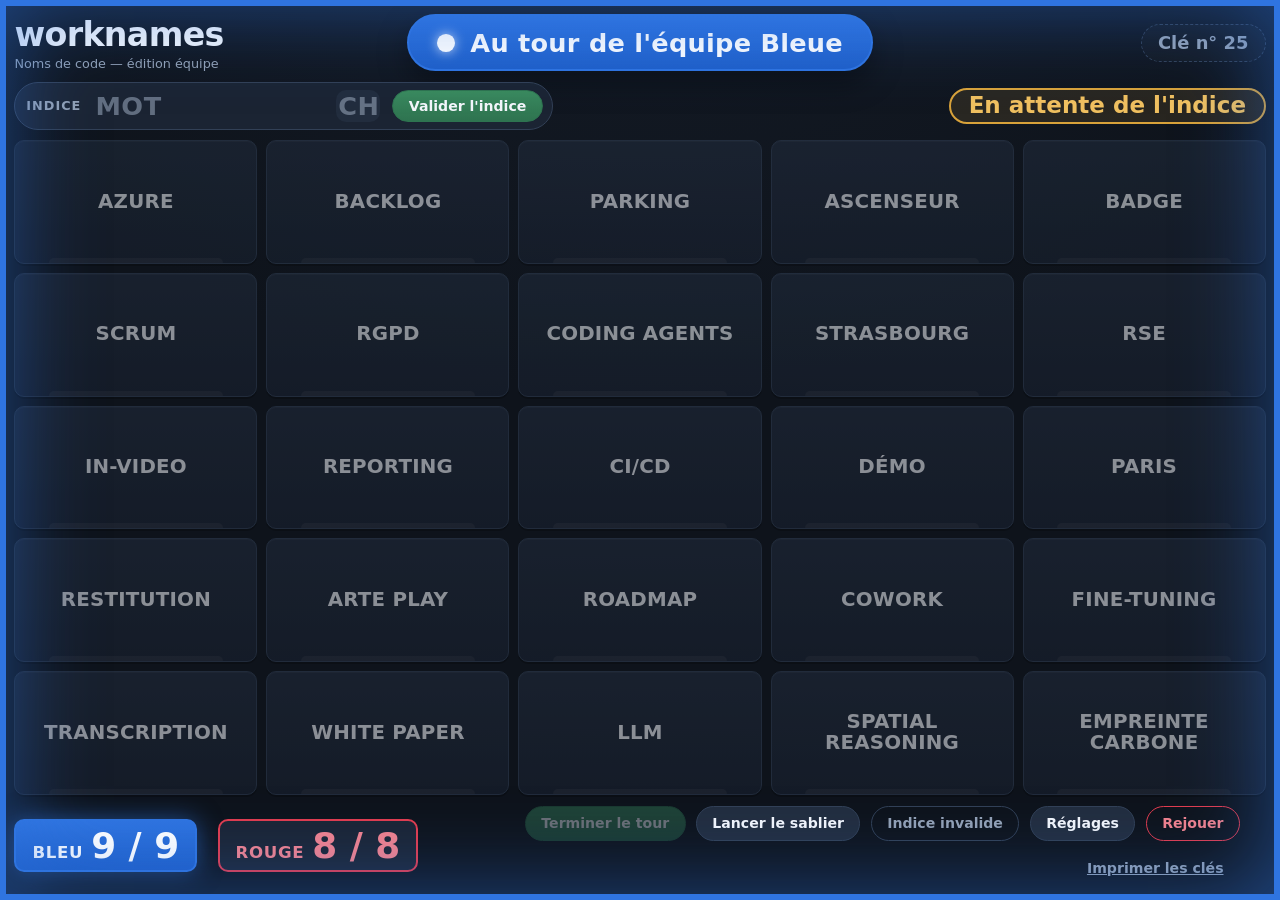
<file: index.html>
<!DOCTYPE html>
<html lang="fr">
  <head>
    <meta charset="UTF-8" />
    <meta name="viewport" content="width=device-width, initial-scale=1.0" />
    <meta name="color-scheme" content="dark" />
    <title>worknames</title>
    <link rel="stylesheet" href="./css/style.css" />
  </head>
  <body data-active="blue">
    <!-- Bandeau d'erreur de données (caché par défaut) -->
    <div id="errorBanner" class="error-banner" hidden role="alert">
      <h2 id="errorTitle"></h2>
      <p id="errorMessage"></p>
      <p class="error-hint" id="errorHint"></p>
    </div>

    <div id="app" class="app" hidden>
      <header class="topbar">
        <div class="brand">
          <h1 class="brand-title" id="appTitle">worknames</h1>
          <p class="brand-tagline" id="appTagline"></p>
        </div>

        <div class="turn-indicator" id="turnIndicator" aria-live="polite">
          <span class="turn-dot" aria-hidden="true"></span>
          <span class="turn-text" id="turnText"></span>
        </div>

        <div class="key-badge" id="keyBadge" title="">
          <span id="keyLabel"></span>
        </div>
      </header>

      <section class="status-bar" id="statusBar">
        <div class="clue-input" id="clueInput">
          <span class="clue-tag" id="clueTag"></span>
          <input
            type="text"
            id="clueWord"
            class="clue-word"
            autocomplete="off"
            spellcheck="false"
          />
          <input
            type="text"
            id="clueNumber"
            class="clue-number"
            inputmode="numeric"
            autocomplete="off"
          />
          <button type="button" class="btn btn-primary" id="validateClueBtn"></button>
        </div>
        <div class="tries" id="tries" data-state="waiting">
          <span class="tries-label" id="triesLabel"></span>
          <span class="tries-value" id="triesValue"></span>
        </div>
      </section>

      <main class="board-wrap">
        <div class="board" id="board" role="grid"></div>
      </main>

      <footer class="controls">
        <div class="scores">
          <div class="score score-blue" id="scoreBlue">
            <span class="score-team" id="scoreBlueLabel"></span>
            <span class="score-value" id="scoreBlueValue"></span>
          </div>
          <div class="score score-red" id="scoreRed">
            <span class="score-team" id="scoreRedLabel"></span>
            <span class="score-value" id="scoreRedValue"></span>
          </div>
        </div>

        <div class="timer" id="timer" hidden>
          <span class="timer-value" id="timerValue">00:00</span>
        </div>

        <div class="actions">
          <button type="button" class="btn btn-primary" id="endTurnBtn"></button>
          <button type="button" class="btn" id="timerBtn"></button>
          <button type="button" class="btn btn-ghost" id="invalidClueBtn"></button>
          <button type="button" class="btn" id="settingsBtn"></button>
          <button type="button" class="btn btn-danger" id="replayBtn"></button>
          <a class="btn btn-link" id="printKeysLink" href="./keys.html" target="_blank" rel="noopener"></a>
        </div>
      </footer>
    </div>

    <!-- Bannière de fin de partie -->
    <div id="endBanner" class="end-banner" hidden role="alert">
      <div class="end-card">
        <p class="end-title" id="endTitle"></p>
        <p class="end-cause" id="endCause"></p>
        <button type="button" class="btn btn-primary btn-large" id="endReplayBtn"></button>
      </div>
    </div>

    <!-- Réglages -->
    <dialog id="settingsDialog" class="settings-dialog">
      <form method="dialog" class="settings-form" id="settingsForm">
        <h2 id="settingsTitle"></h2>

        <label class="field">
          <span id="settingTimerLabel"></span>
          <input type="number" id="settingTimer" min="5" max="3600" step="5" />
        </label>

        <label class="field field-row">
          <input type="checkbox" id="settingSound" />
          <span id="settingSoundLabel"></span>
        </label>

        <fieldset class="field">
          <legend id="settingKeyModeLabel"></legend>
          <label class="radio">
            <input type="radio" name="keyMode" value="random" id="keyModeRandom" />
            <span id="keyModeRandomLabel"></span>
          </label>
          <label class="radio">
            <input type="radio" name="keyMode" value="manual" id="keyModeManual" />
            <span id="keyModeManualLabel"></span>
          </label>
        </fieldset>

        <label class="field" id="manualKeyField">
          <span id="settingManualKeyLabel"></span>
          <input type="number" id="settingManualKey" min="1" step="1" />
        </label>

        <div class="settings-actions">
          <button type="submit" class="btn btn-primary" id="settingsApply"></button>
          <button type="button" class="btn btn-ghost" id="settingsClose"></button>
        </div>
      </form>
    </dialog>

    <script type="module" src="./js/app.js"></script>
  </body>
</html>
</file>
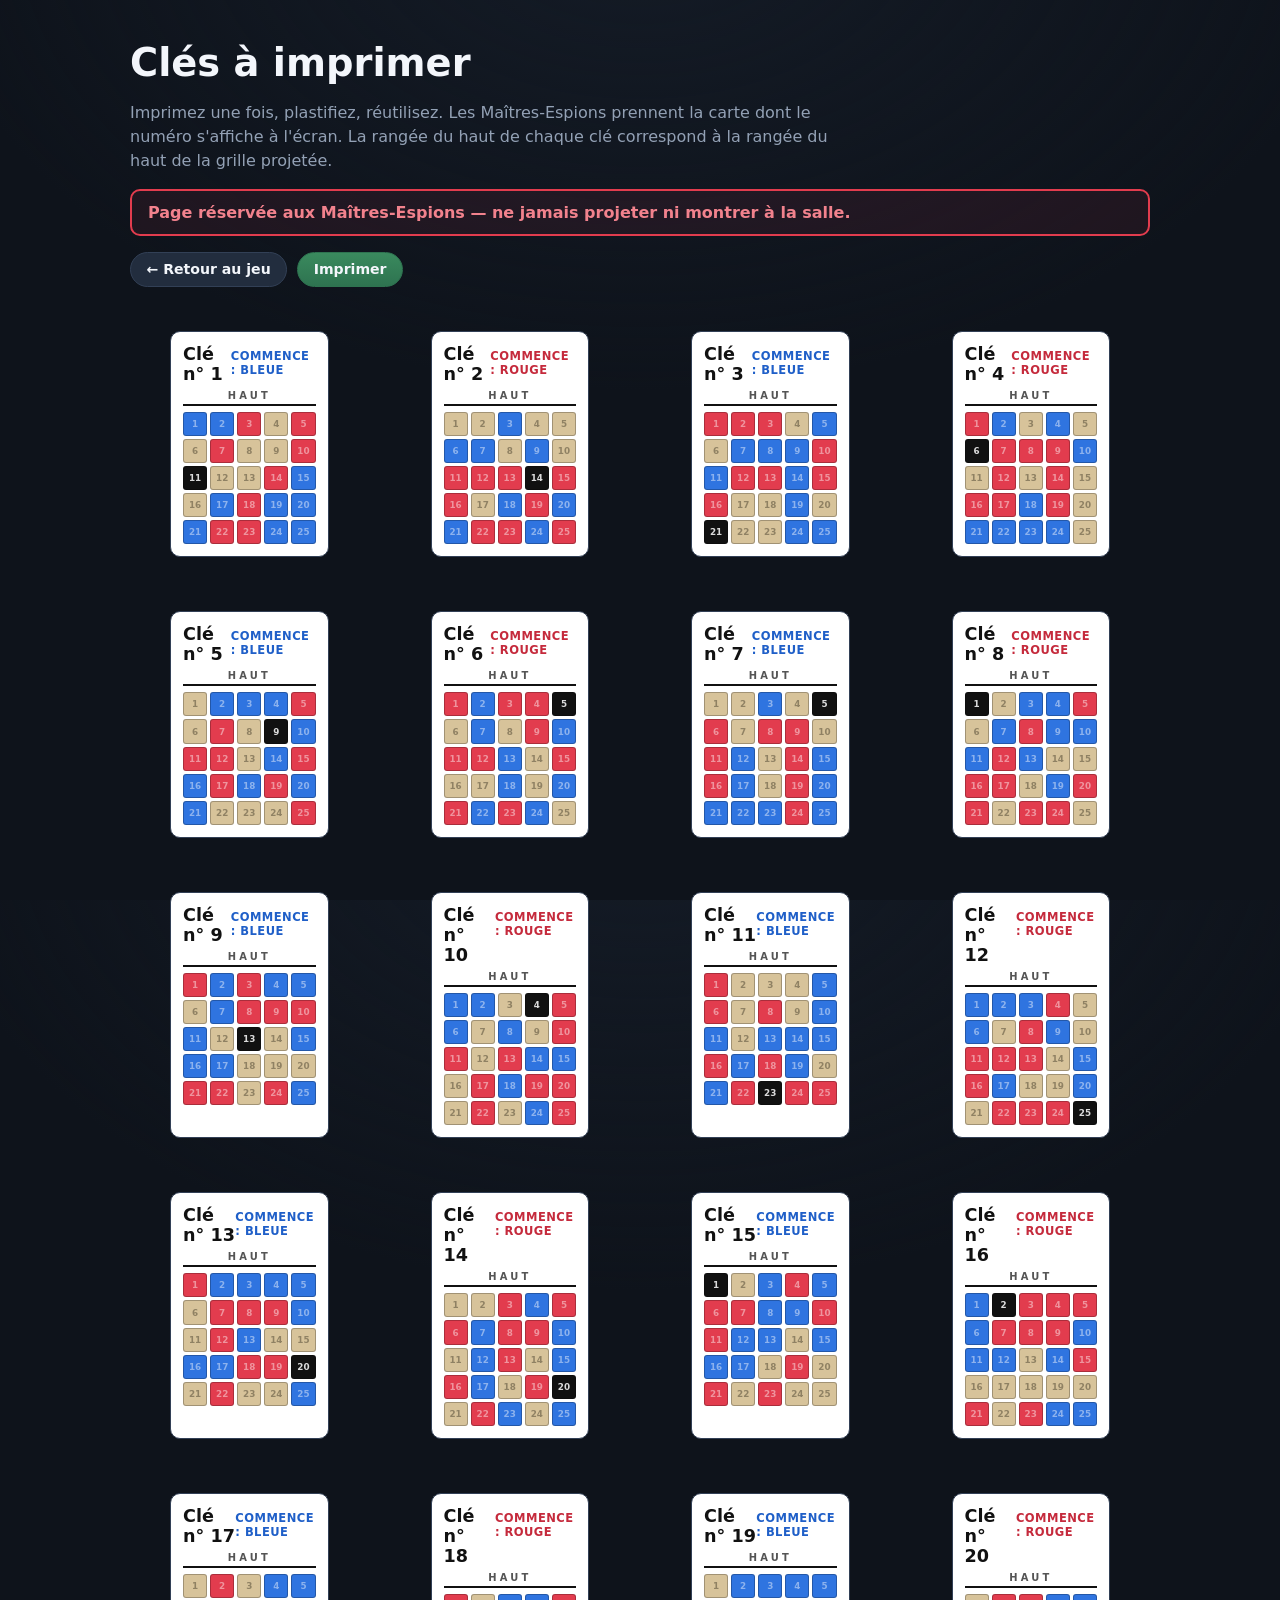
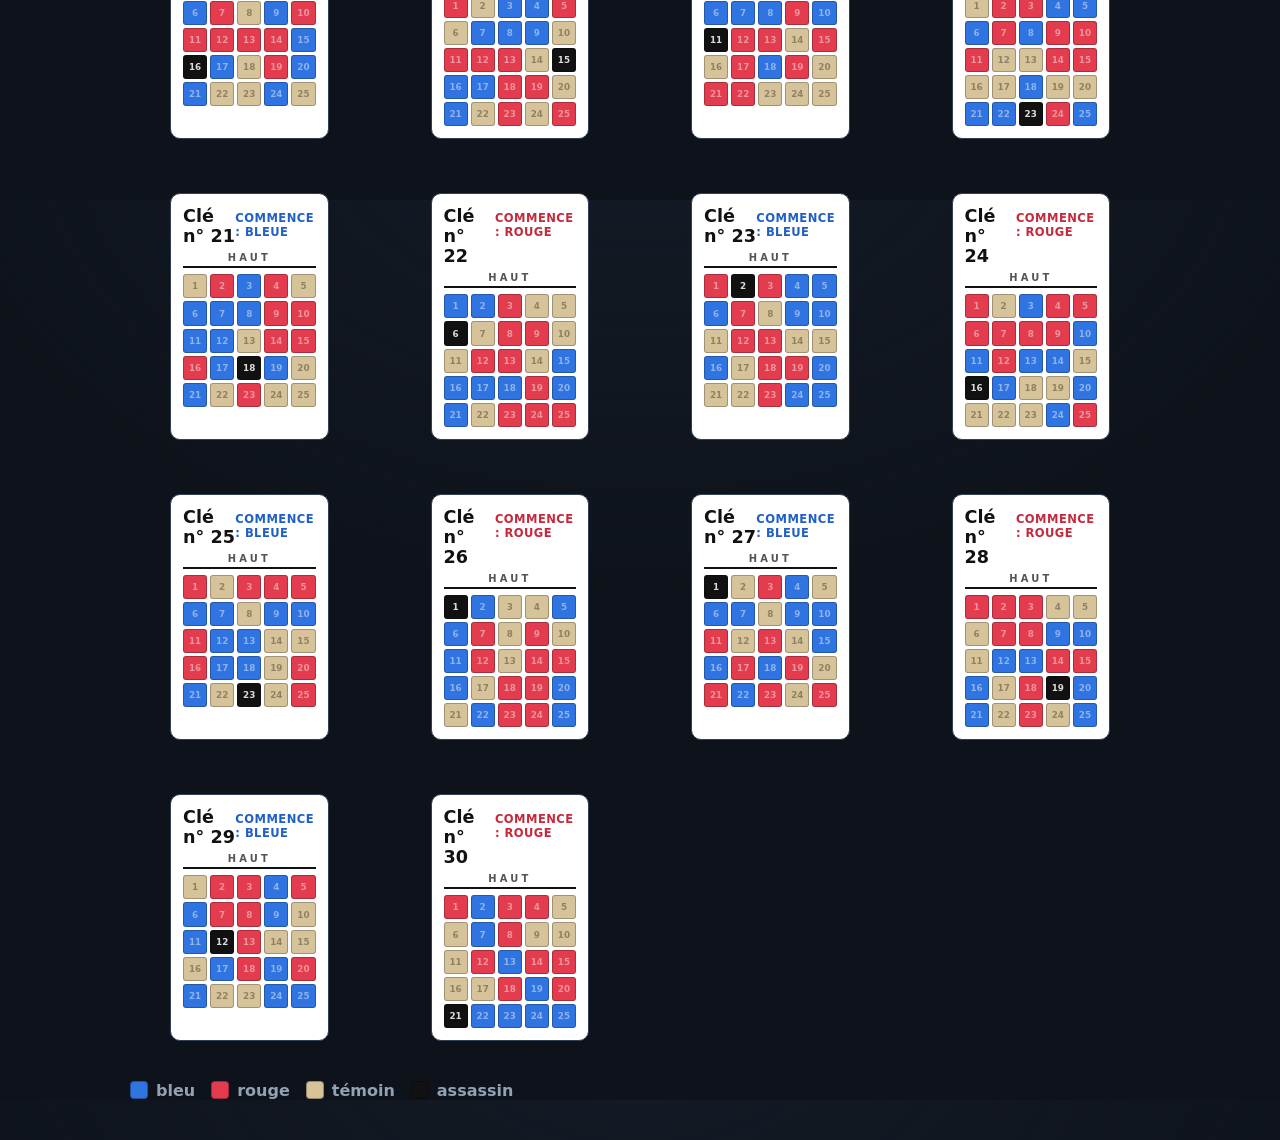
<file: keys.html>
<!DOCTYPE html>
<html lang="fr">
  <head>
    <meta charset="UTF-8" />
    <meta name="viewport" content="width=device-width, initial-scale=1.0" />
    <title>worknames — clés à imprimer</title>
    <link rel="stylesheet" href="./css/style.css" />
    <style>
      /* Styles propres à la page d'impression des clés. */
      body {
        overflow: auto;
      }
      body::before {
        display: none;
      }
      .keys-page {
        max-width: 1100px;
        margin: 0 auto;
        padding: clamp(16px, 4vw, 40px);
      }
      .keys-header h1 {
        margin: 0 0 0.2em;
        font-size: clamp(1.6rem, 4vw, 2.4rem);
      }
      .keys-intro {
        color: var(--muted);
        max-width: 70ch;
        line-height: 1.5;
      }
      .keys-warning {
        margin: 16px 0;
        padding: 12px 16px;
        border-radius: var(--radius-sm);
        border: 2px solid var(--red);
        color: #f2828d;
        font-weight: 700;
        background: rgba(226, 60, 78, 0.08);
      }
      .keys-toolbar {
        display: flex;
        gap: 10px;
        margin: 16px 0 28px;
      }
      .keys-grid {
        display: grid;
        grid-template-columns: repeat(auto-fill, minmax(230px, 1fr));
        gap: 22px;
      }
      .keyfig {
        border: 1px solid var(--line);
        border-radius: var(--radius-sm);
        padding: 12px;
        background: #fff;
        color: #111;
        break-inside: avoid;
      }
      .keyfig-top {
        display: flex;
        align-items: baseline;
        justify-content: space-between;
        margin-bottom: 6px;
      }
      .keyfig-id {
        font-weight: 900;
        font-size: 1.1rem;
        color: #111;
      }
      .keyfig-start {
        font-size: 0.72rem;
        font-weight: 700;
        text-transform: uppercase;
        letter-spacing: 0.04em;
      }
      .keyfig-start.blue {
        color: var(--blue-strong);
      }
      .keyfig-start.red {
        color: var(--red-strong);
      }
      .keyfig-up {
        text-align: center;
        font-size: 0.62rem;
        font-weight: 800;
        letter-spacing: 0.32em;
        color: #555;
        border-bottom: 2px solid #111;
        padding-bottom: 3px;
        margin-bottom: 6px;
      }
      .keyfig-grid {
        display: grid;
        grid-template-columns: repeat(5, 1fr);
        gap: 3px;
        aspect-ratio: 1 / 1;
      }
      .keyfig-cell {
        position: relative;
        border-radius: 3px;
        border: 1px solid rgba(0, 0, 0, 0.25);
        display: grid;
        place-items: center;
      }
      .keyfig-cell span {
        font-size: 0.55rem;
        font-weight: 700;
        opacity: 0.45;
      }
      .cell-blue {
        background: var(--blue);
      }
      .cell-blue span {
        color: #fff;
      }
      .cell-red {
        background: var(--red);
      }
      .cell-red span {
        color: #fff;
      }
      .cell-neutral {
        background: var(--neutral);
      }
      .cell-neutral span {
        color: var(--neutral-ink);
      }
      .cell-assassin {
        background: #111;
      }
      .cell-assassin span {
        color: #fff;
        opacity: 0.85;
      }
      .keys-legend {
        display: flex;
        flex-wrap: wrap;
        gap: 16px;
        margin-top: 24px;
        color: var(--muted);
      }
      .legend-item {
        display: inline-flex;
        align-items: center;
        gap: 8px;
        font-weight: 600;
      }
      .legend-swatch {
        width: 18px;
        height: 18px;
        border-radius: 4px;
        border: 1px solid rgba(0, 0, 0, 0.3);
      }

      /* ----- Impression ----- */
      @media print {
        :root {
          /* couleurs vives à l'impression */
          --blue: #2f74e0;
          --red: #e23c4e;
          --neutral: #d7c39a;
        }
        body {
          background: #fff;
          color: #000;
        }
        .keys-header,
        .keys-toolbar,
        .keys-legend {
          display: none !important;
        }
        .keys-page {
          padding: 0;
          max-width: none;
        }
        .keys-grid {
          grid-template-columns: repeat(2, 1fr);
          gap: 14px;
        }
        .keyfig {
          border: 1px solid #999;
          break-inside: avoid;
          page-break-inside: avoid;
        }
        .keyfig-cell,
        .cell-blue,
        .cell-red,
        .cell-neutral,
        .cell-assassin {
          -webkit-print-color-adjust: exact;
          print-color-adjust: exact;
        }
        @page {
          margin: 12mm;
        }
      }
    </style>
  </head>
  <body>
    <div class="keys-page">
      <header class="keys-header">
        <h1 id="heading"></h1>
        <p class="keys-intro" id="intro"></p>
        <p class="keys-warning" id="warning"></p>
        <div class="keys-toolbar">
          <a class="btn" id="backLink" href="./index.html"></a>
          <button type="button" class="btn btn-primary" id="printBtn"></button>
        </div>
      </header>

      <div class="keys-grid" id="keysGrid"></div>

      <div class="keys-legend" id="legend"></div>
    </div>

    <script type="module">
      import { t, setLanguage } from "./js/i18n.js";
      import { validateKey } from "./js/game.js";

      setLanguage("fr");
      document.title = t("keys.page.title");
      document.getElementById("heading").textContent = t("keys.heading");
      document.getElementById("intro").textContent = t("keys.intro");
      document.getElementById("warning").textContent = t("keys.warning");
      document.getElementById("backLink").textContent = t("keys.back");
      document.getElementById("keysGrid").setAttribute("aria-label", t("keys.grid.aria"));
      const printBtn = document.getElementById("printBtn");
      printBtn.textContent = t("keys.print");
      printBtn.addEventListener("click", () => window.print());

      const COLOR_LABEL = {
        blue: t("color.blue"),
        red: t("color.red"),
        neutral: t("color.neutral"),
        assassin: t("color.assassin"),
      };

      function legend() {
        const wrap = document.getElementById("legend");
        for (const c of ["blue", "red", "neutral", "assassin"]) {
          const item = document.createElement("span");
          item.className = "legend-item";
          const sw = document.createElement("span");
          sw.className = "legend-swatch cell-" + c;
          const label = document.createElement("span");
          label.textContent = COLOR_LABEL[c];
          item.append(sw, label);
          wrap.appendChild(item);
        }
      }

      function renderKey(key) {
        const fig = document.createElement("figure");
        fig.className = "keyfig";

        const top = document.createElement("div");
        top.className = "keyfig-top";
        const id = document.createElement("span");
        id.className = "keyfig-id";
        id.textContent = t("key.label", { n: key.id });
        const start = document.createElement("span");
        start.className = "keyfig-start " + key.start;
        start.textContent = t("keys.start", {
          team: t(key.start === "blue" ? "team.blue" : "team.red"),
        });
        top.append(id, start);

        const up = document.createElement("div");
        up.className = "keyfig-up";
        up.textContent = t("keys.up");

        const grid = document.createElement("div");
        grid.className = "keyfig-grid";
        key.grid.forEach((color, idx) => {
          const cell = document.createElement("div");
          cell.className = "keyfig-cell cell-" + color;
          const num = document.createElement("span");
          num.textContent = String(idx + 1);
          cell.appendChild(num);
          grid.appendChild(cell);
        });

        fig.append(top, up, grid);
        return fig;
      }

      try {
        const res = await fetch("./data/keys.json", { cache: "no-store" });
        if (!res.ok) throw new Error("HTTP " + res.status);
        const keys = await res.json();
        const grid = document.getElementById("keysGrid");
        for (const key of keys) {
          const v = validateKey(key);
          if (!v.ok) console.warn(`[worknames] Clé n°${key?.id} invalide :`, v.errors.join(" "));
          grid.appendChild(renderKey(key));
        }
        legend();
      } catch (err) {
        console.error(err);
        document.getElementById("keysGrid").textContent = t("keys.load.error");
      }
    </script>
  </body>
</html>
</file>
<file: css/style.css>
/* ============================================================
   worknames — feuille de styles
   Optimisé pour une projection 16:9 : grandes polices, fort
   contraste, lisible depuis le fond d'une salle.
   ============================================================ */

:root {
  /* Palette de fond — slate profond pour faire ressortir les tuiles */
  --bg: #0e131b;
  --bg-2: #141b26;
  --panel: #1b2433;
  --panel-2: #222d3e;
  --line: #324056;
  --text: #f3f6fb;
  --muted: #93a1b5;

  /* Couleurs d'équipe (source de vérité partagée avec keys.html) */
  --blue: #2f74e0;
  --blue-strong: #1f5fc8;
  --blue-glow: rgba(47, 116, 224, 0.55);
  --red: #e23c4e;
  --red-strong: #c52a3c;
  --red-glow: rgba(226, 60, 78, 0.55);
  --neutral: #d7c39a;
  --neutral-ink: #3a3322;
  --assassin: #0b0d11;
  --assassin-ink: #c7ccd6;

  --radius: 16px;
  --radius-sm: 10px;
  --shadow: 0 10px 30px rgba(0, 0, 0, 0.45);
  --ease: cubic-bezier(0.2, 0.7, 0.2, 1);

  --font: system-ui, -apple-system, "Segoe UI", Roboto, Ubuntu, Cantarell,
    "Helvetica Neue", Arial, "Noto Sans", sans-serif;
}

* {
  box-sizing: border-box;
}

/* Garantit que l'attribut [hidden] l'emporte sur les display: des règles
   suivantes (.error-banner, .end-banner, .app, .timer…). */
[hidden] {
  display: none !important;
}

html,
body {
  height: 100%;
  margin: 0;
}

body {
  font-family: var(--font);
  color: var(--text);
  background:
    radial-gradient(1200px 800px at 50% -10%, var(--bg-2), transparent 60%),
    var(--bg);
  overflow: hidden;
}

/* Liseré coloré tout autour selon l'équipe active */
body::before {
  content: "";
  position: fixed;
  inset: 0;
  pointer-events: none;
  z-index: 50;
  border: 6px solid transparent;
  transition: box-shadow 0.4s var(--ease), border-color 0.4s var(--ease);
}
body[data-active="blue"]::before {
  border-color: var(--blue);
  box-shadow: inset 0 0 90px var(--blue-glow);
}
body[data-active="red"]::before {
  border-color: var(--red);
  box-shadow: inset 0 0 90px var(--red-glow);
}
body[data-finished="true"]::before {
  opacity: 0.25;
}

/* ---------- Mise en page principale ---------- */
.app {
  height: 100dvh;
  display: grid;
  grid-template-rows: auto auto 1fr auto;
  gap: clamp(8px, 1.2vh, 18px);
  padding: clamp(10px, 1.6vmin, 22px);
}

/* ---------- Barre supérieure ---------- */
.topbar {
  display: grid;
  grid-template-columns: 1fr auto 1fr;
  align-items: center;
  gap: 16px;
}
.brand {
  display: flex;
  flex-direction: column;
  gap: 2px;
}
.brand-title {
  margin: 0;
  font-size: clamp(1.4rem, 2.6vw, 2.4rem);
  font-weight: 800;
  letter-spacing: -0.02em;
}
.brand-tagline {
  margin: 0;
  color: var(--muted);
  font-size: clamp(0.7rem, 1vw, 0.95rem);
}

.turn-indicator {
  justify-self: center;
  display: inline-flex;
  align-items: center;
  gap: 0.6em;
  padding: 0.45em 1.1em;
  border-radius: 999px;
  font-size: clamp(1rem, 2vw, 1.8rem);
  font-weight: 800;
  letter-spacing: 0.01em;
  color: #fff;
  background: var(--panel);
  border: 2px solid var(--line);
  box-shadow: var(--shadow);
  white-space: nowrap;
  transition: background 0.4s var(--ease), border-color 0.4s var(--ease);
}
body[data-active="blue"] .turn-indicator {
  background: linear-gradient(180deg, var(--blue), var(--blue-strong));
  border-color: var(--blue);
}
body[data-active="red"] .turn-indicator {
  background: linear-gradient(180deg, var(--red), var(--red-strong));
  border-color: var(--red);
}
.turn-dot {
  width: 0.7em;
  height: 0.7em;
  border-radius: 50%;
  background: #fff;
  box-shadow: 0 0 12px rgba(255, 255, 255, 0.8);
}

.key-badge {
  justify-self: end;
  font-size: clamp(0.85rem, 1.4vw, 1.25rem);
  font-weight: 700;
  color: var(--muted);
  padding: 0.4em 0.9em;
  border: 1px dashed var(--line);
  border-radius: 999px;
  background: rgba(255, 255, 255, 0.02);
}

/* ---------- Barre de statut : indice + essais restants ---------- */
.status-bar {
  display: flex;
  align-items: center;
  justify-content: space-between;
  gap: clamp(10px, 2vw, 28px);
  flex-wrap: wrap;
}
.clue-input {
  display: inline-flex;
  align-items: center;
  gap: 12px;
  padding: 0.4em 0.6em 0.4em 0.2em;
  background: var(--panel);
  border: 1px solid var(--line);
  border-radius: 999px;
}
.clue-input #validateClueBtn {
  font-size: clamp(0.75rem, 1.1vw, 1rem);
  padding: 0.5em 1.1em;
}
.clue-word:disabled,
.clue-number:disabled {
  opacity: 0.85;
  -webkit-text-fill-color: currentColor; /* garde le texte net une fois verrouillé */
}
.clue-number.invalid {
  outline: 2px solid var(--red);
  outline-offset: 1px;
}

/* Essais restants */
.tries {
  display: inline-flex;
  align-items: baseline;
  gap: 0.55em;
  padding: 0.3em 1.1em;
  border-radius: 999px;
  border: 2px solid var(--line);
  background: var(--panel);
  white-space: nowrap;
}
.tries-label {
  font-weight: 700;
  text-transform: uppercase;
  letter-spacing: 0.06em;
  font-size: clamp(0.7rem, 1.1vw, 1rem);
  color: var(--muted);
}
.tries-value {
  font-weight: 900;
  font-variant-numeric: tabular-nums;
  font-size: clamp(1.6rem, 3.4vw, 3rem);
  line-height: 1;
}
/* État « en attente de l'indice » : le message devient l'élément dominant */
.tries[data-state="waiting"] {
  border-color: #d8a23a;
  background: rgba(216, 162, 58, 0.12);
}
.tries[data-state="waiting"] .tries-label {
  display: none;
}
.tries[data-state="waiting"] .tries-value {
  font-size: clamp(0.95rem, 1.8vw, 1.5rem);
  font-weight: 800;
  color: #f0c060;
  text-transform: none;
  letter-spacing: 0;
}
.tries[data-state="active"] .tries-value {
  color: #fff;
}
.tries[data-state="finished"] {
  opacity: 0.4;
}

/* Grille verrouillée tant que l'indice n'est pas validé */
.board.locked .card:not(.revealed) {
  cursor: not-allowed;
  opacity: 0.55;
}
.board.locked .card:not(.revealed):hover {
  transform: none;
  box-shadow: 0 2px 0 rgba(0, 0, 0, 0.35), inset 0 1px 0 rgba(255, 255, 255, 0.04);
}

.clue-tag {
  font-weight: 700;
  color: var(--muted);
  text-transform: uppercase;
  letter-spacing: 0.08em;
  font-size: clamp(0.65rem, 1vw, 0.85rem);
  padding-left: 0.6em;
}
.clue-word,
.clue-number {
  background: transparent;
  border: none;
  color: var(--text);
  font-family: inherit;
  font-weight: 800;
  text-transform: uppercase;
  letter-spacing: 0.02em;
  outline: none;
}
.clue-word {
  font-size: clamp(1rem, 2vw, 1.7rem);
  width: clamp(8ch, 18vw, 16ch);
}
.clue-number {
  font-size: clamp(1rem, 2vw, 1.7rem);
  width: 2.5ch;
  text-align: center;
  color: #fff;
  background: var(--panel-2);
  border-radius: 10px;
  padding: 0.05em 0.1em;
}
.clue-word::placeholder,
.clue-number::placeholder {
  color: var(--muted);
  opacity: 0.6;
}

/* ---------- Grille ---------- */
.board-wrap {
  display: grid;
  place-items: center;
  min-height: 0;
  min-width: 0;
}
.board {
  --gap: clamp(6px, 1vmin, 14px);
  display: grid;
  grid-template-columns: repeat(5, 1fr);
  grid-template-rows: repeat(5, 1fr);
  gap: var(--gap);
  width: 100%;
  height: 100%;
  max-width: min(100%, calc(100vh * 1.7));
}

.card {
  position: relative;
  display: grid;
  place-items: center;
  padding: 0.3em;
  font-family: inherit;
  font-weight: 800;
  font-size: clamp(0.7rem, 1.55vw, 1.55rem);
  letter-spacing: 0.01em;
  text-transform: uppercase;
  text-align: center;
  line-height: 1.05;
  color: var(--text);
  cursor: pointer;
  border: 1px solid var(--line);
  border-radius: var(--radius-sm);
  background: linear-gradient(180deg, var(--panel-2), var(--panel));
  box-shadow: 0 2px 0 rgba(0, 0, 0, 0.35), inset 0 1px 0 rgba(255, 255, 255, 0.04);
  transition: transform 0.12s var(--ease), box-shadow 0.12s var(--ease),
    filter 0.2s var(--ease);
  overflow: hidden;
  word-break: break-word;
  hyphens: auto;
}
.card::after {
  /* fine languette en bas pour l'effet « carte » */
  content: "";
  position: absolute;
  inset: auto 14% 0;
  height: 5px;
  border-radius: 6px 6px 0 0;
  background: rgba(255, 255, 255, 0.06);
}
.card:hover:not(.revealed):not(:disabled) {
  transform: translateY(-2px);
  box-shadow: 0 8px 22px rgba(0, 0, 0, 0.5);
}
.card:focus-visible {
  outline: 3px solid #fff;
  outline-offset: 2px;
}

/* Cartes révélées — « tuile posée » par-dessus le mot */
.card.revealed {
  cursor: default;
  color: #fff;
  border-color: rgba(0, 0, 0, 0.25);
  box-shadow: inset 0 3px 10px rgba(0, 0, 0, 0.35),
    inset 0 0 0 3px rgba(255, 255, 255, 0.12);
  transform: none;
}
.card.revealed::after {
  display: none;
}
.card.color-blue {
  background: linear-gradient(180deg, var(--blue), var(--blue-strong));
}
.card.color-red {
  background: linear-gradient(180deg, var(--red), var(--red-strong));
}
.card.color-neutral {
  background: linear-gradient(180deg, #e7d6ad, var(--neutral));
  color: var(--neutral-ink);
  text-shadow: none;
}
.card.color-assassin {
  background:
    repeating-linear-gradient(45deg, #0b0d11 0 8px, #15181f 8px 16px);
  color: var(--assassin-ink);
  border-color: #000;
}
.card.color-assassin::before {
  content: "☠";
  position: absolute;
  font-size: 1.4em;
  opacity: 0.22;
  top: 0.1em;
  right: 0.18em;
}

/* ---------- Pied : scores, sablier, actions ---------- */
.controls {
  display: grid;
  grid-template-columns: auto 1fr auto;
  align-items: center;
  gap: clamp(10px, 2vw, 28px);
}
.scores {
  display: flex;
  gap: clamp(10px, 1.6vw, 22px);
}
.score {
  display: flex;
  align-items: baseline;
  gap: 0.5em;
  padding: 0.4em 1em;
  border-radius: var(--radius-sm);
  border: 2px solid var(--line);
  background: var(--panel);
}
.score-team {
  font-weight: 800;
  font-size: clamp(0.8rem, 1.3vw, 1.2rem);
  text-transform: uppercase;
  letter-spacing: 0.04em;
}
.score-value {
  font-weight: 900;
  font-variant-numeric: tabular-nums;
  font-size: clamp(1.3rem, 2.8vw, 2.6rem);
  line-height: 1;
}
.score-blue {
  border-color: var(--blue);
}
.score-blue .score-team,
.score-blue .score-value {
  color: #6fa6f4;
}
.score-red {
  border-color: var(--red);
}
.score-red .score-team,
.score-red .score-value {
  color: #f2828d;
}
/* L'équipe active : score mis en avant */
body[data-active="blue"] .score-blue {
  background: linear-gradient(180deg, var(--blue), var(--blue-strong));
  box-shadow: 0 0 24px var(--blue-glow);
}
body[data-active="blue"] .score-blue .score-team,
body[data-active="blue"] .score-blue .score-value {
  color: #fff;
}
body[data-active="red"] .score-red {
  background: linear-gradient(180deg, var(--red), var(--red-strong));
  box-shadow: 0 0 24px var(--red-glow);
}
body[data-active="red"] .score-red .score-team,
body[data-active="red"] .score-red .score-value {
  color: #fff;
}

/* Sablier */
.timer {
  justify-self: center;
  text-align: center;
}
.timer-value {
  font-weight: 900;
  font-variant-numeric: tabular-nums;
  font-size: clamp(2rem, 6vw, 5rem);
  line-height: 1;
  letter-spacing: 0.02em;
}
.timer.warning .timer-value {
  color: #ffcf5c;
}
.timer.done {
  animation: flash 0.55s steps(1) 6;
}
.timer.done .timer-value {
  color: var(--red);
}
@keyframes flash {
  50% {
    opacity: 0.15;
  }
}

.actions {
  display: flex;
  flex-wrap: wrap;
  justify-content: flex-end;
  gap: clamp(6px, 0.8vw, 12px);
}

/* ---------- Boutons ---------- */
.btn {
  font-family: inherit;
  font-weight: 700;
  font-size: clamp(0.8rem, 1.1vw, 1.05rem);
  color: var(--text);
  padding: 0.6em 1.1em;
  border-radius: 999px;
  border: 1px solid var(--line);
  background: var(--panel-2);
  cursor: pointer;
  transition: transform 0.1s var(--ease), filter 0.15s var(--ease),
    background 0.15s var(--ease);
  text-decoration: none;
  display: inline-flex;
  align-items: center;
  white-space: nowrap;
}
.btn:hover {
  filter: brightness(1.12);
  transform: translateY(-1px);
}
.btn:active {
  transform: translateY(0);
}
.btn:disabled {
  opacity: 0.4;
  cursor: not-allowed;
  filter: none;
  transform: none;
}
.btn:focus-visible {
  outline: 3px solid #fff;
  outline-offset: 2px;
}
.btn-primary {
  background: linear-gradient(180deg, #3a8a5e, #2e7350);
  border-color: #2e7350;
}
.btn-danger {
  background: transparent;
  border-color: var(--red);
  color: #f2828d;
}
.btn-ghost {
  background: transparent;
  color: var(--muted);
}
.btn-link {
  background: transparent;
  border-color: transparent;
  color: var(--muted);
  text-decoration: underline;
}
.btn-large {
  font-size: clamp(1rem, 2vw, 1.5rem);
  padding: 0.8em 2em;
}

/* ---------- Bannière de fin ---------- */
.end-banner {
  position: fixed;
  inset: 0;
  z-index: 100;
  display: grid;
  place-items: center;
  background: rgba(6, 9, 14, 0.78);
  backdrop-filter: blur(6px);
  animation: fade 0.3s var(--ease);
}
@keyframes fade {
  from {
    opacity: 0;
  }
}
.end-card {
  text-align: center;
  padding: clamp(24px, 5vw, 60px);
  border-radius: var(--radius);
  background: var(--panel);
  border: 2px solid var(--line);
  box-shadow: var(--shadow);
  max-width: 90vw;
}
.end-banner[data-winner="blue"] .end-card {
  border-color: var(--blue);
  box-shadow: 0 0 60px var(--blue-glow);
}
.end-banner[data-winner="red"] .end-card {
  border-color: var(--red);
  box-shadow: 0 0 60px var(--red-glow);
}
.end-title {
  margin: 0 0 0.3em;
  font-size: clamp(2rem, 6vw, 4.5rem);
  font-weight: 900;
  letter-spacing: -0.02em;
}
.end-banner[data-winner="blue"] .end-title {
  color: #6fa6f4;
}
.end-banner[data-winner="red"] .end-title {
  color: #f2828d;
}
.end-cause {
  margin: 0 0 1.4em;
  font-size: clamp(1rem, 2.2vw, 1.6rem);
  color: var(--muted);
}

/* ---------- Bandeau d'erreur ---------- */
.error-banner {
  position: fixed;
  inset: 0;
  z-index: 200;
  display: grid;
  place-content: center;
  gap: 0.6em;
  text-align: center;
  padding: 8vw;
  background: var(--bg);
}
.error-banner h2 {
  color: var(--red);
  font-size: clamp(1.4rem, 3vw, 2.2rem);
  margin: 0;
}
.error-banner p {
  font-size: clamp(0.95rem, 1.6vw, 1.2rem);
  max-width: 60ch;
  margin: 0 auto;
}
.error-hint {
  color: var(--muted);
}

/* ---------- Dialogue réglages ---------- */
.settings-dialog {
  border: 2px solid var(--line);
  border-radius: var(--radius);
  background: var(--panel);
  color: var(--text);
  padding: 0;
  width: min(92vw, 460px);
  box-shadow: var(--shadow);
}
.settings-dialog::backdrop {
  background: rgba(6, 9, 14, 0.6);
  backdrop-filter: blur(3px);
}
.settings-form {
  padding: clamp(18px, 4vw, 30px);
  display: grid;
  gap: 18px;
}
.settings-form h2 {
  margin: 0;
  font-size: 1.5rem;
}
.field {
  display: grid;
  gap: 8px;
  font-weight: 600;
}
.field-row {
  grid-auto-flow: column;
  justify-content: start;
  align-items: center;
  gap: 12px;
}
.field input[type="number"] {
  font-family: inherit;
  font-size: 1.1rem;
  padding: 0.5em 0.7em;
  border-radius: var(--radius-sm);
  border: 1px solid var(--line);
  background: var(--bg-2);
  color: var(--text);
  width: 100%;
}
.field input[type="checkbox"] {
  width: 1.3em;
  height: 1.3em;
  accent-color: var(--blue);
}
fieldset.field {
  border: 1px solid var(--line);
  border-radius: var(--radius-sm);
  padding: 14px 16px;
}
fieldset.field legend {
  padding: 0 8px;
}
.radio {
  display: flex;
  align-items: center;
  gap: 8px;
  font-weight: 500;
  padding: 4px 0;
}
.radio input {
  accent-color: var(--blue);
  width: 1.2em;
  height: 1.2em;
}
.settings-actions {
  display: flex;
  justify-content: flex-end;
  gap: 10px;
  margin-top: 4px;
}

/* Cache le champ « numéro de clé » quand le mode est aléatoire */
.settings-dialog[data-keymode="random"] #manualKeyField {
  display: none;
}

@media (prefers-reduced-motion: reduce) {
  * {
    animation-duration: 0.001ms !important;
    transition-duration: 0.001ms !important;
  }
}
</file>
